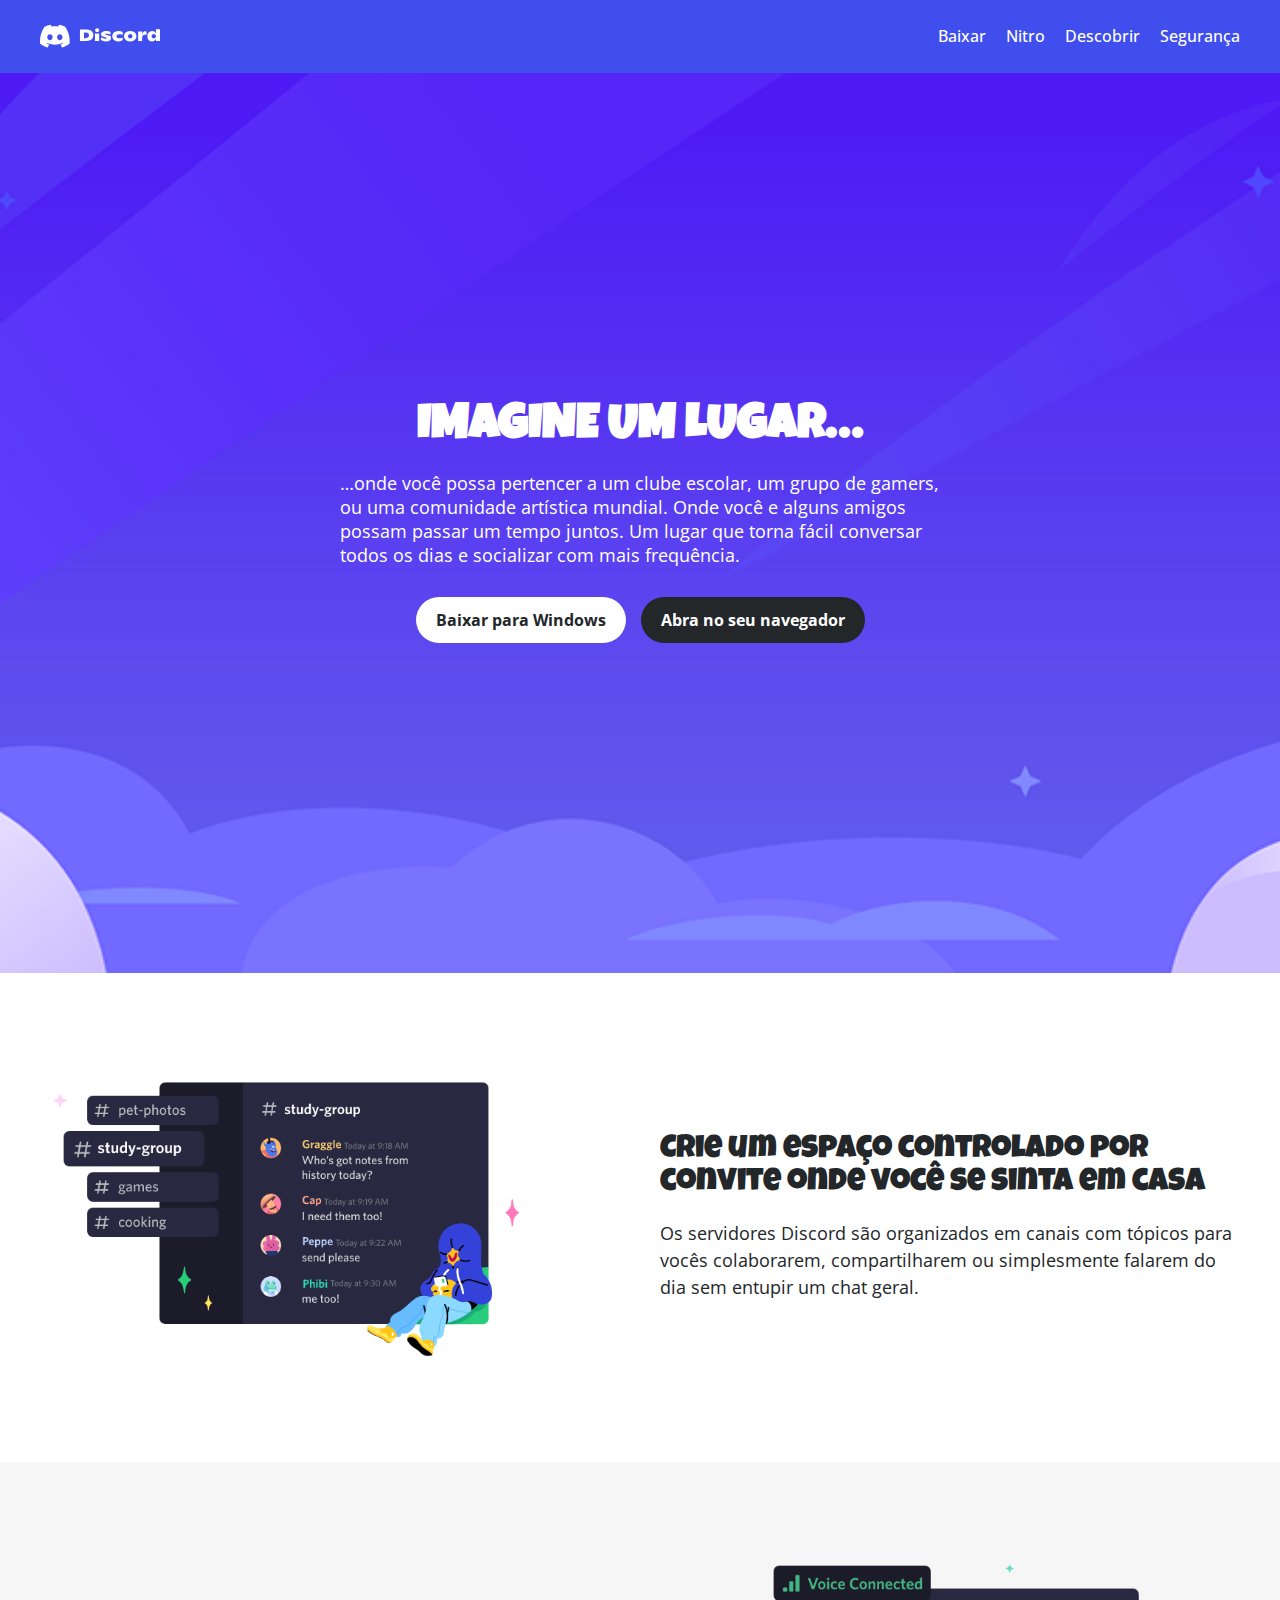
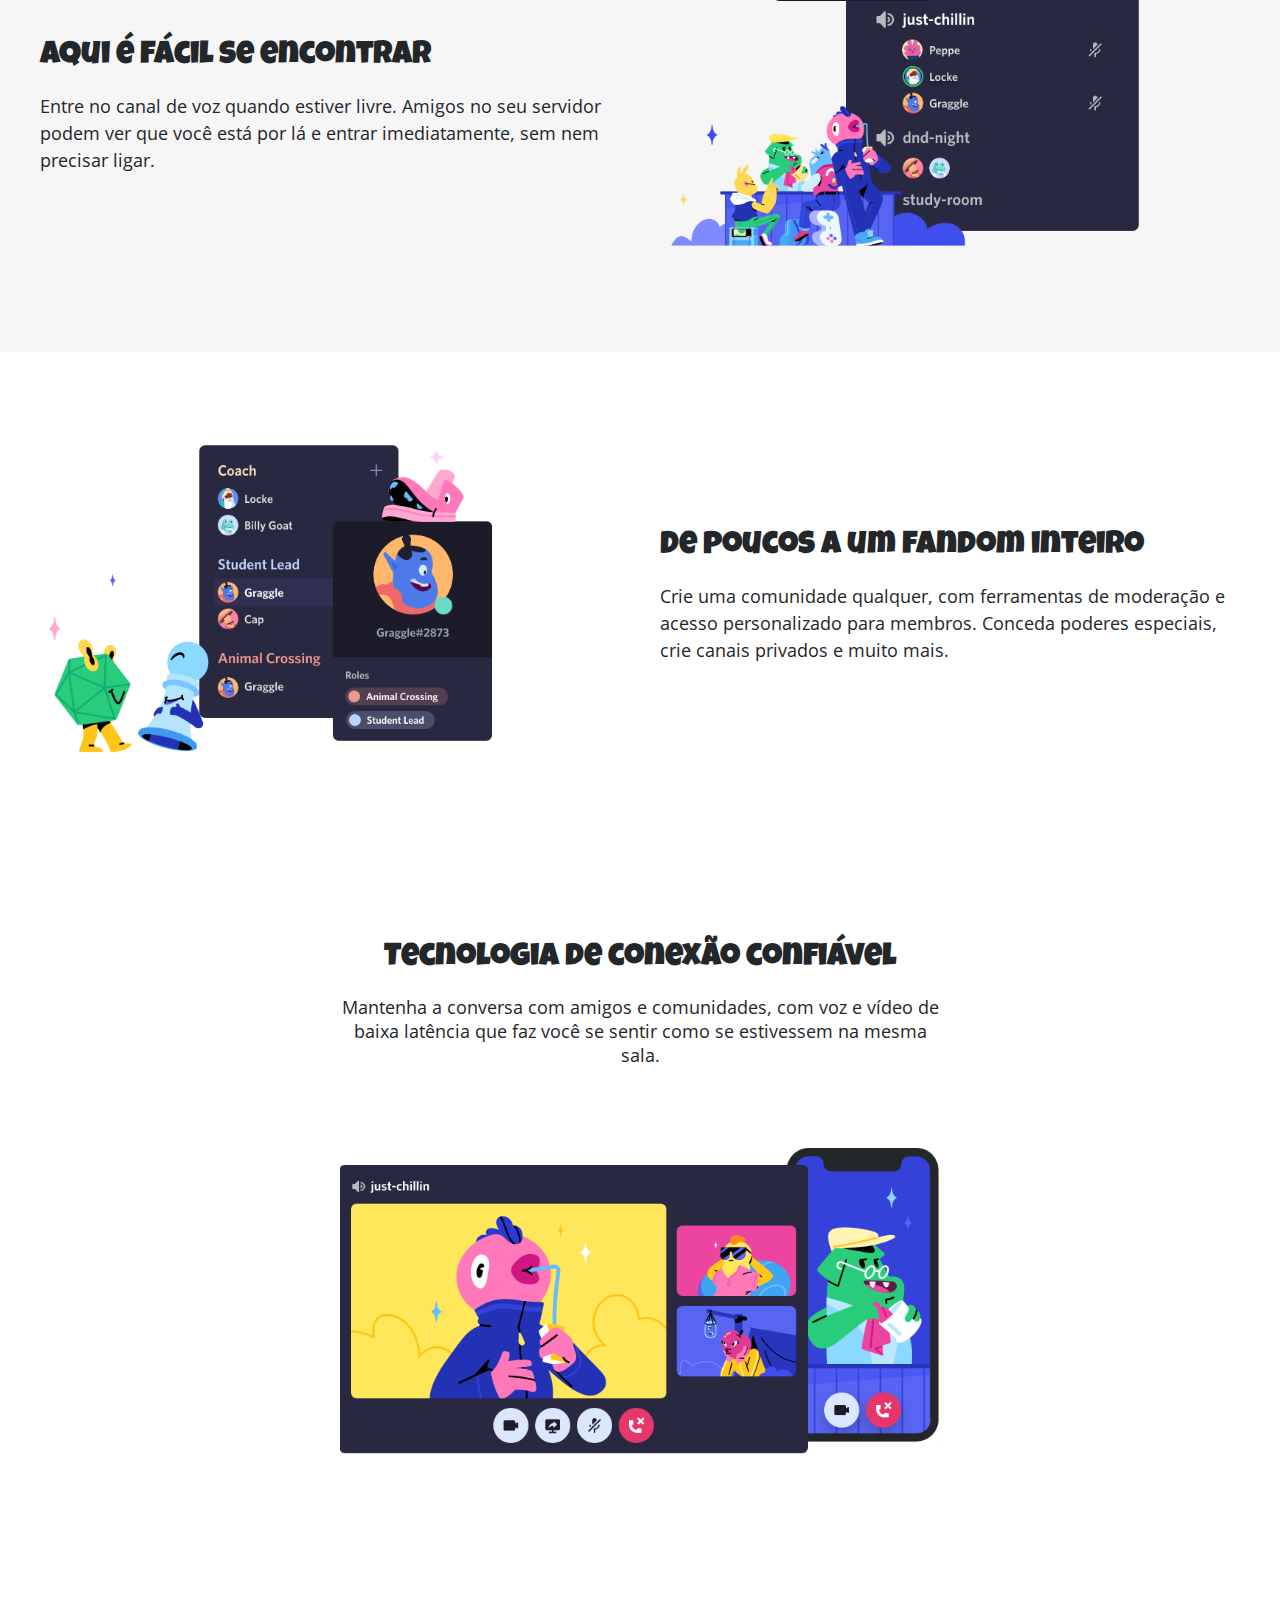
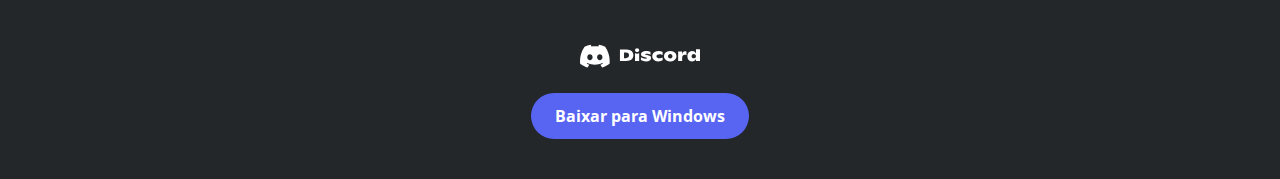
<file: Pagina Discord/index.html>
<!DOCTYPE html>
<html lang="pt-BR">
<head>
  <meta charset="UTF-8" />
  <meta name="viewport" content="width=device-width, initial-scale=1.0" />
  <title>Clone Discord - DIO</title>
  <link href="https://fonts.googleapis.com/css2?family=Luckiest+Guy&display=swap" rel="stylesheet" />

  <link href="https://fonts.googleapis.com/css2?family=Open+Sans&display=swap" rel="stylesheet" />

  <link rel="stylesheet" href="style.css" />
</head>
<body>
  <header>
    <nav class="navbar">
      <img src="assets/logo discord.svg" alt="Logo Discord" class="logo" />
      <ul class="nav-links">
        <li><a href="#">Baixar</a></li>
        <li><a href="#">Nitro</a></li>
        <li><a href="#">Descobrir</a></li>
        <li><a href="#">Segurança</a></li>
      </ul>
    </nav>
  </header>
  
  <!-- Hero Section -->
  <section class="hero">
    <!-- Navegação + texto + imagem -->
     <div class="hero-content">
      <h1>IMAGINE UM LUGAR…</h1>
      <p>
       …onde você possa pertencer a um clube escolar, um grupo de gamers, ou uma comunidade artística mundial. Onde você e alguns amigos possam passar um tempo juntos. Um lugar que torna fácil conversar todos os dias e socializar com mais frequência.
      </p>
      <div class="buttons">
        <a href="#" class="btn btn-primary">Baixar para Windows</a>
        <a href="#" class="btn btn-secondary">Abra no seu navegador</a>
      </div>
    </div>
  </section>
    

  <!-- Seções intermediárias -->
  <section class="section-1">
<div class="container">
    <div class="image-box">
      <img src="assets/Imagem section 1.svg" alt="Imagem ilustrativa" />
    </div>
    <div class="text-box">
      <h2>Crie um espaço controlado por convite onde você se sinta em casa</h2>
      <p>
        Os servidores Discord são organizados em canais com tópicos para vocês
        colaborarem, compartilharem ou simplesmente falarem do dia sem entupir
        um chat geral.
      </p>
    </div>
  </div>
  </section>
  <section class="section-2">
  <div class="container reverse">
    <div class="image-box">
      <img src="assets/Imagem section 2.svg" alt="Imagem ilustrativa" />
    </div>
    <div class="text-box">
      <h2>Aqui é fácil se encontrar</h2>
      <p>
        Entre no canal de voz quando estiver livre. Amigos no seu servidor podem ver que você está por lá e entrar imediatamente, sem nem precisar ligar.
      </p>
    </div>
  </div>
  </section>

  <section class="section-3">
    <div class="container">
    <div class="image-box">
      <img src="assets/Imagem section 3.svg" alt="Imagem de moderação" />
    </div>
    <div class="text-box">
      <h2>De poucos a um fandom inteiro</h2>
      <p>
        Crie uma comunidade qualquer, com ferramentas de moderação e acesso personalizado para membros. Conceda poderes especiais, crie canais privados e muito mais.
      </p>
    </div>
  </div>
  </section>

  <!-- Última seção -->
  <section class="final-section">
    <div class="final-content">
    <h2>Tecnologia de conexão confiável</h2>
    <p>
      Mantenha a conversa com amigos e comunidades, com voz e vídeo de baixa latência que faz você se sentir como se estivessem na mesma sala.
    </p>
    <img src="assets/imagem section 4.svg" alt="Imagem de conexão confiável" />
  </div>
  </section>

  <!-- Footer -->
  <footer>
    <div class="footer-container">
    <img src="assets/logo discord.svg" alt="Logo Discord" class="footer-logo" />
    <a href="#" class="footer-btn">Baixar para Windows</a>
  </div>
  </footer>

</body>
</html>
</file>
<file: Pagina Discord/style.css>
/* RESET BÁSICO */
* {
  margin: 0;
  padding: 0;
  box-sizing: border-box;
}

body {
  font-family: 'Open Sans', sans-serif;
  background-color: #404eed;
  color: #fff;
}
/* NAVBAR */
.navbar {
  display: flex;
  justify-content: space-between;
  align-items: center;
  padding: 20px 40px;
}

.logo {
  width: 120px;
}

.nav-links {
  list-style: none;
  display: flex;
  gap: 20px;
}

.nav-links li a {
  color: #fff;
  text-decoration: none;
  font-weight: 500;
}

/* HERO SECTION */
.hero {
  background-image: url("assets/Header Background.png"); /* ou .svg se for SVG */
  background-size: cover;
  background-position: center;
  background-repeat: no-repeat;
  ;

  display: flex;
  align-items: center;
  justify-content: center;
  height: 100vh;
  padding: 80px 40px;
  color: #fff;
}

.hero-content {
  max-width: 600px; /* ou outro valor em px ou % */
  display: flex;
  flex-direction: column;
  justify-content: center;
  align-items: center; /* se quiser centralizar o texto */
  z-index: 2; 

}

.hero-content h1 {
  font-family: 'Luckiest Guy', cursive;
  font-size: 48px;
  margin-bottom: 20px;
}

.hero-content p {
  font-size: 18px;
  margin-bottom: 30px;
}

.buttons {
  display: flex;
  flex-wrap: wrap;
  gap: 15px;
}

.btn {
  padding: 12px 20px;
  border-radius: 40px;
  text-decoration: none;
  font-weight: bold;
}

.btn-primary {
  background-color: #fff;
  color: #23272a;
}

.btn-secondary {
  background-color: #23272a;
  color: #fff;
}

.hero-image {
  flex: 1;
  min-width: 300px;
}

.hero-image img {
  width: 100%;
  max-width: 500px;
  
}
.section-1 {
  background-color: #fff;
  color: #23272a;
  padding: 80px 40px;
}

.container {
  display: flex;
  align-items: center;
  justify-content: space-between;
  gap: 40px;
  flex-wrap: wrap;
}

.image-box,
.text-box {
  flex: 1;
  min-width: 300px;
}

.image-box img {
  width: 100%;
  max-width: 500px;
}

.text-box h2 {
  font-family: 'Luckiest Guy', cursive;
  font-weight: 100;
  font-size: 32px;
  margin-bottom: 20px;
  
}

.text-box p {
  font-size: 18px;
  line-height: 1.5;
}
.section-2 {
  background-color: #f6f6f6;
  color: #23272a;
  padding: 80px 40px;
}

/* Inverte os elementos (texto esquerda, imagem direita > para imagem esquerda, texto direita) */
.container.reverse {
  flex-direction: row-reverse;
}
.section-3 {
  background-color: #fff;
  color: #23272a;
  padding: 80px 40px;
}
.final-section {
  background-color: #fff;
  color: #23272a;
  text-align: center;
  padding: 100px 40px;
}

.final-content h2 {
  font-family: 'Luckiest Guy', cursive;
  font-weight: 100;
  font-size: 32px;
  margin-bottom: 20px;
}

.final-content p {
  font-size: 18px;
  margin-bottom: 40px;
  max-width: 600px;
  margin-inline: auto;
}

.final-content img {
  width: 100%;
  max-width: 600px;
}
footer {
  background-color: #23272a;
  padding: 40px;
  text-align: center;
}

.footer-container {
  display: flex;
  flex-direction: column;
  align-items: center;
  gap: 20px;
}

.footer-logo {
  width: 120px;
}

.footer-btn {
  background-color: #5865f2;
  color: #fff;
  padding: 12px 24px;
  border-radius: 40px;
  text-decoration: none;
  font-weight: bold;
}
/* Responsividade para telas até 768px */
@media (max-width: 768px) {
  .navbar {
    padding: 20px;
  }

  .nav-links {
    gap: 10px;
    font-size: 14px;
  }

  .hero {
    flex-direction: column;
    padding: 40px 20px;
  }

  .hero-content h1 {
    font-size: 32px;
  }

  .hero-content p {
    font-size: 16px;
  }

  .buttons {
    flex-direction: column;
  }

  .btn {
    width: 100%;
    text-align: center;
  }

  .section-1,
  .section-2,
  .section-3 {
    padding: 40px 20px;
  }

  .container {
    flex-direction: column !important; /* garante que a ordem empilha */
  }

  .final-section {
    padding: 60px 20px;
  }

  .final-content h2 {
    font-size: 24px;
  }

  .final-content p {
    font-size: 14px;
  }

  footer {
    padding: 20px;
  }

  .footer-btn {
    width: 100%;
  }
  @media (max-width: 320px) {
  body, html {
    overflow-x: hidden;
  }

  /* Garante que imagens e containers não ultrapassem a largura */
  img, .container, .hero-content, .text-box, .image-box {
    max-width: 100%;
    box-sizing: border-box;
  }

  /* Reduz o padding para evitar estourar */
  .hero, .section-1, .section-2, .section-3, .final-section {
    padding-left: 10px;
    padding-right: 10px;
  }
}
}
</file>
